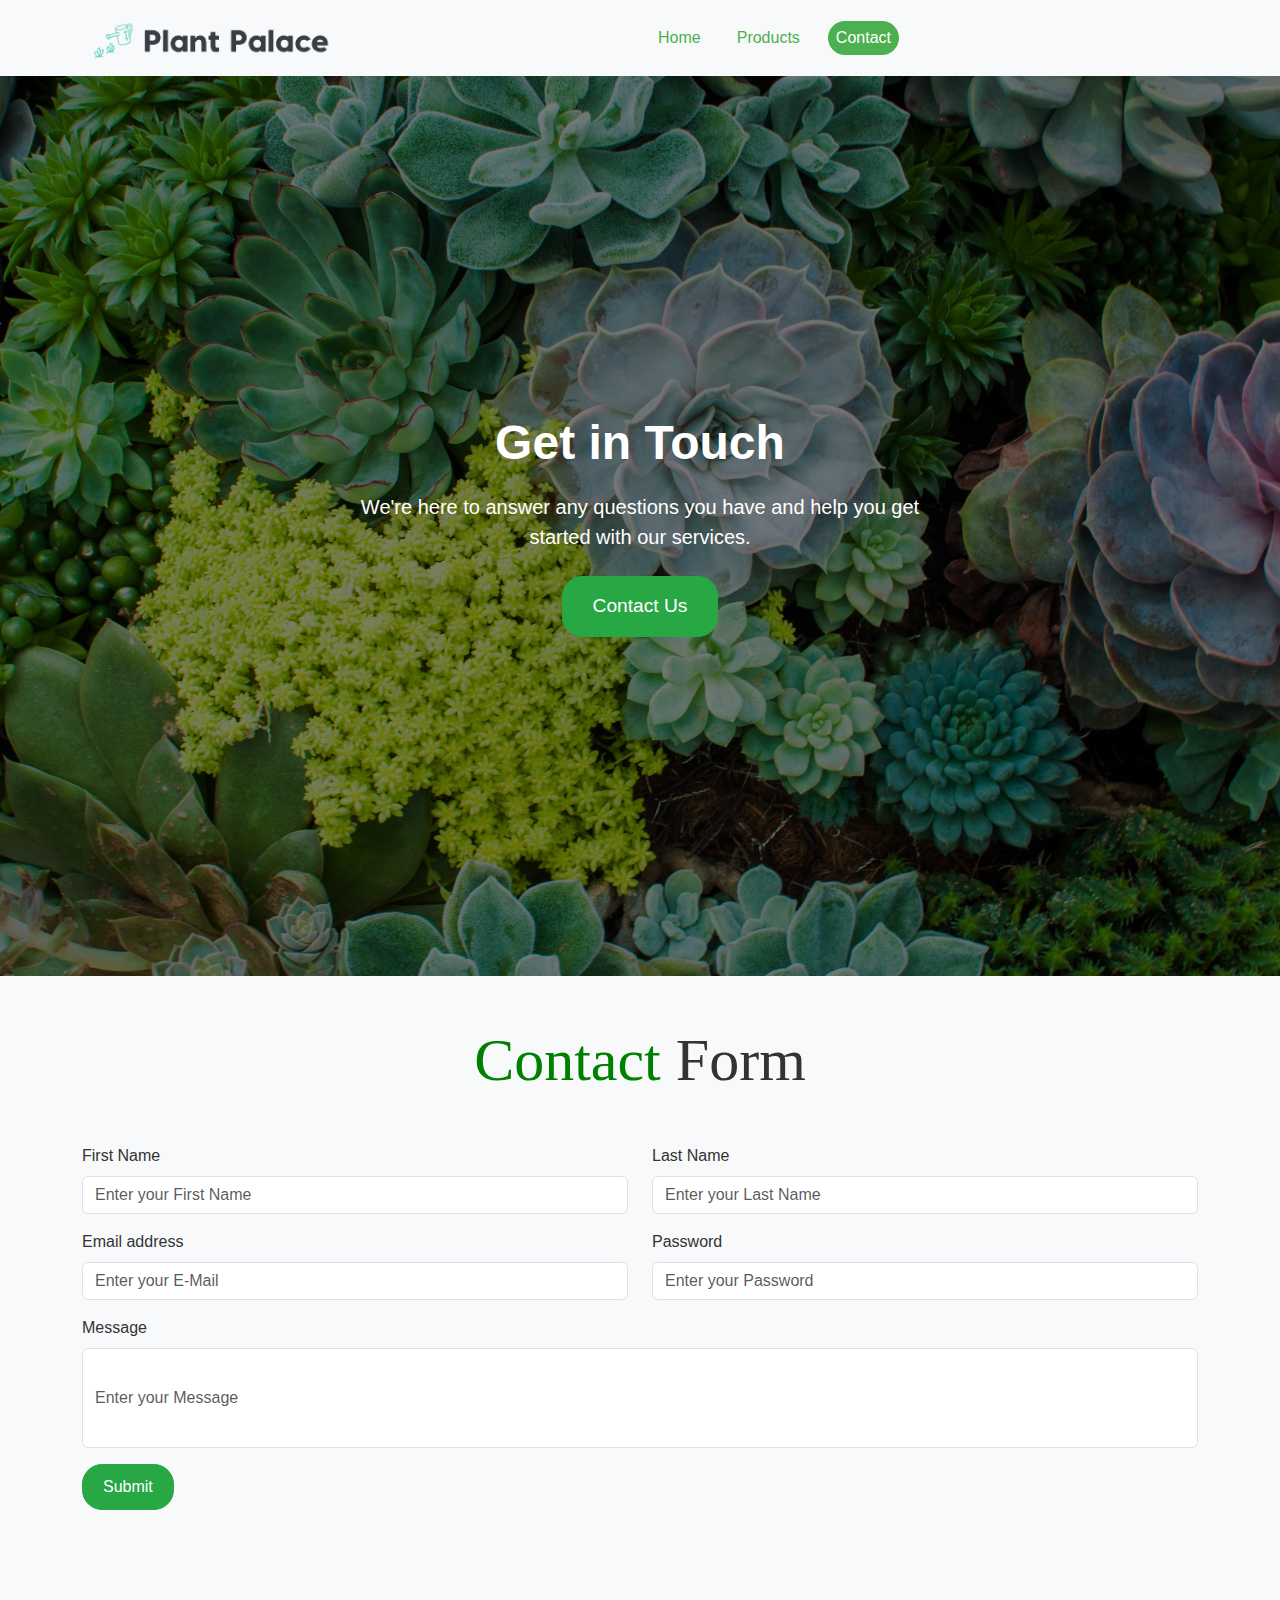
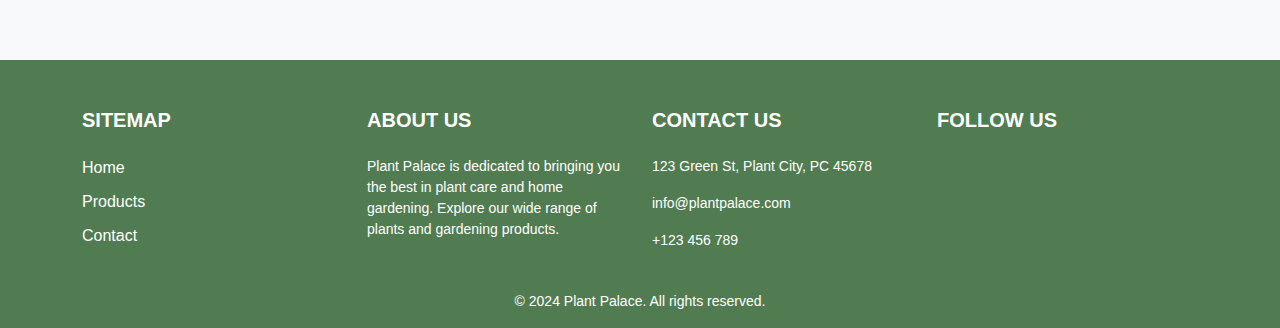
<file: contact.html>
<!DOCTYPE html>
<html lang="en">
  <head>
    <meta charset="UTF-8" />
    <meta name="viewport" content="width=device-width, initial-scale=1.0" />
    <link
      href="https://cdn.jsdelivr.net/npm/bootstrap@5.3.0/dist/css/bootstrap.min.css"
      rel="stylesheet"
    />
    <link rel="stylesheet" href="./css/shop.css" />
    <link rel="stylesheet" href="./css/index.css" />
    <link rel="stylesheet" href="./css/contact.css" />
    <title>Document</title>
  </head>
  <body>
    <div
      class="modal fade"
      id="cartModal"
      tabindex="-1"
      aria-labelledby="cartModalLabel"
      aria-hidden="true"
    >
      <div class="modal-dialog modal-dialog-scrollable">
        <div class="modal-content">
          <div class="modal-header">
            <h5 class="modal-title" id="cartModalLabel">Your Cart</h5>
            <button
              type="button"
              class="btn-close"
              data-bs-dismiss="modal"
              aria-label="Close"
            ></button>
          </div>
          <div class="modal-body">
            <div id="cart-items">
              <!-- Cart items will be dynamically inserted here -->
            </div>
            <hr />
            <div class="d-flex justify-content-between">
              <strong>Total:</strong>
              <span id="cart-total-price">$0.00</span>
            </div>
          </div>
          <div class="modal-footer">
            <button type="button" class="btn btn-primary" id="place-order-btn">Place Order</button>
          </div>
        </div>
      </div>
    </div>

     <!-- Navbar -->
     <nav class="navbar navbar-expand-lg navbar-light bg-light">
        <div class="container">
          <a class="navbar-brand" href="index.html">
            <img src="./images/Screenshot_91-removebg-preview.png" alt="Plant Palace Logo" class="img-fluid"  width="253px"/>
          </a>
          <button
            class="navbar-toggler"
            type="button"
            data-bs-toggle="collapse"
            data-bs-target="#navbarNav"
            aria-controls="navbarNav"
            aria-expanded="false"
            aria-label="Toggle navigation"
          >
            <span class="navbar-toggler-icon"></span>
          </button>
          <div class="collapse navbar-collapse" id="navbarNav">
            <ul class="navbar-nav mx-auto">
              <li class="nav-item">
                <a class="nav-link" href="./index.html">Home</a>
              </li>
              <li class="nav-item">
                <a class="nav-link" href="./shop.html">Products</a>
              </li>
              <li class="nav-item">
                <a class="nav-link active" href="contact.html">Contact</a>
              </li>
            </ul>
           
          </div>
        </div>
      </nav>
    <section class="contact-hero text-white d-flex align-items-center">
      <div class="container text-center">
        <h1 class="display-4 fw-bold">Get in Touch</h1>
        <p class="lead">
          We're here to answer any questions you have and help you get started
          with our services.
        </p>
        <a href="#contact-form" class="btn btn-success btn-lg mt-4"
          >Contact Us</a
        >
      </div>
    </section>
    <div id="alert-container" class="container mt-3"></div>

    <h1
      style="font-family: 'Times New Roman', Times, serif; font-size: 60px"
      class="text-center mt-5"
    >
      <span style="color: green">Contact</span> Form
    </h1>
    <form class="mt-5" id="contact-form" onsubmit="return false;">
      <div class="container">
        <div class="row">
          <!-- Email Input -->
          <div class="col-lg-6 mb-3">
            <label for="firstName" class="form-label">First Name</label>
            <input
              type="text"
              class="form-control"
              id="firstName"
              aria-describedby="firstName"
              placeholder="Enter your First Name"
              required
            />
          </div>
          <!-- Password Input -->
          <div class="col-lg-6 mb-3">
            <label for="lastName" class="form-label">Last Name</label>
            <input
              type="text"
              class="form-control"
              id="lastName"
              aria-describedby="lastName"
              placeholder="Enter your Last Name"
              required
            />
          </div>
        </div>
        <div class="row">
          <!-- Email Input -->
          <div class="col-lg-6 mb-3">
            <label for="exampleInputEmail1" class="form-label"
              >Email address</label
            >
            <input
              type="email"
              class="form-control"
              id="exampleInputEmail1"
              aria-describedby="emailHelp"
              placeholder="Enter your E-Mail"
              required
            />
          </div>
          <!-- Password Input -->
          <div class="col-lg-6 mb-3">
            <label for="exampleInputPassword1" class="form-label"
              >Password</label
            >
            <input
              type="password"
              class="form-control"
              id="exampleInputPassword1"
              placeholder="Enter your Password"
              required
            />
          </div>
        </div>
        <div class="col-lg-12 mb-3">
          <label for="textArea" class="form-label">Message</label>
          <input
            type="text"
            class="form-control"
            id="textArea"
            placeholder="Enter your Message"
            style="height: 100px"
            required
          />
        </div>
        <!-- Submit Button -->
        <div class="row">
          <div class="col-lg-12">
            <button type="submit" class="btn btn-success" id="submit-btn">
              Submit
            </button>
          </div>
        </div>
      </div>
    </form>
    <footer class="footer text-white pt-5 pb-3">
        <div class="container">
          <!-- Footer Top -->
          <div class="row mb-4">
            <!-- Column 1: Sitemap -->
            <div class="col-md-3">
              <h5 class="text-uppercase mb-4">Sitemap</h5>
              <ul class="list-unstyled">
                <li><a href="./index.html" class="text-white">Home</a></li>
                <li><a href="./shop.html" class="text-white">Products</a></li>
                <li><a href="contact.html" class="text-white">Contact</a></li>
              </ul>
            </div>
            <!-- Column 2: About Us -->
            <div class="col-md-3">
              <h5 class="text-uppercase mb-4">About Us</h5>
              <p>Plant Palace is dedicated to bringing you the best in plant care and home gardening. Explore our wide range of plants and gardening products.</p>
            </div>
            <!-- Column 3: Contact Information -->
            <div class="col-md-3">
              <h5 class="text-uppercase mb-4">Contact Us</h5>
              <p><i class="bi bi-house-door"></i> 123 Green St, Plant City, PC 45678</p>
              <p><i class="bi bi-envelope"></i> <a href="mailto:info@plantpalace.com" class="text-white">info@plantpalace.com</a></p>
              <p><i class="bi bi-telephone"></i> <a href="tel:+123456789" class="text-white">+123 456 789</a></p>
            </div>
            <!-- Column 4: Follow Us -->
            <div class="col-md-3">
              <h5 class="text-uppercase mb-4">Follow Us</h5>
              <a href="" class="text-white me-3"><i class="fab fa-facebook-f"></i></a>
              <a href="" class="text-white me-3"><i class="fab fa-twitter"></i></a>
              <a href="" class="text-white me-3"><i class="fab fa-instagram"></i></a>
              <a href="" class="text-white"><i class="fab fa-linkedin"></i></a>
            </div>
          </div>
          <!-- Footer Bottom -->
          <div class="row">
            <div class="col text-center">
              <p class="mb-0">© 2024 Plant Palace. All rights reserved.</p>
            </div>
          </div>
        </div>
      </footer>
      

    <script src="./js/index.js"></script>
    <script src="./js/shop.js"></script>
    <script src="https://cdn.jsdelivr.net/npm/bootstrap@5.3.0/dist/js/bootstrap.bundle.min.js"></script>
    <script>
      document
        .getElementById("submit-btn")
        .addEventListener("click", function (event) {
          event.preventDefault();

          // Clear any existing alerts
          document.getElementById("alert-container").innerHTML = "";

          // Create a new success alert
          const alertDiv = document.createElement("div");
          alertDiv.className =
            "alert alert-success alert-dismissible fade show";
          alertDiv.role = "alert";
          alertDiv.innerHTML = `
            Your message has been submitted.
            <button type="button" class="btn-close" data-bs-dismiss="alert" aria-label="Close"></button>
          `;

          // Append the alert to the alert container
          document.getElementById("alert-container").appendChild(alertDiv);

          // Clear form fields
          document.getElementById("contact-form").reset();
        });
    </script>
  </body>
</html>
</file>
<file: css/shop.css>
.product-card {
    height: 400px; /* Set the height */
    display: flex;
    flex-direction: column;
    justify-content: space-between;
    border: 1px solid #ddd;
    border-radius: 10px;
    overflow: hidden;
    background-color: #fff;
    box-shadow: 0px 4px 6px rgba(0, 0, 0, 0.1);
}

.product-image {
    width: 100%;
    height: 60%;
    object-fit: cover;
}

.product-info {
    padding: 10px;
}

.nav-tabs .nav-link {
    color: #666; /* Default text color */
}

/* Hover effect for tabs */
.nav-tabs .nav-link:hover {
    background-color: #7ad64f; /* Example hover background color */
    color: #fff; /* Example hover text color */
}

/* Active tab styling */
.nav-tabs .nav-link.active {
    background-color: #7ad64f; /* Same as hover background color */
    color: #fff; /* Same as hover text color */
}
</file>
<file: css/index.css>
body {
  font-family: "Arial", sans-serif;
  color: #333;
  background-color: #f8f9fa !important;
}

.navbar {
  background-color: #f8f9fa !important;
}

.nav-link.active {
  background-color: #4caf50;
  color: #fff !important;
  border-radius: 20px;
  padding: 5px 15px;
}

.nav-link {
  margin: 0 10px;
  padding: 5px 15px;
  border-radius: 20px;
  color: #4caf50 !important;
  transition: all 0.3s;
}

.nav-link:hover {
  background-color: #4caf50;
  color: #fff !important;
}

.hero-section h1 {
  color: #333;
}

.hero-section p {
  color: #777;
  margin-bottom: 20px;
}

.custom-card {
  border: none;
  border-radius: 15px;
  overflow: hidden;
  transition: all 0.3s ease-in-out;
}

.custom-card:hover {
  box-shadow: 0 4px 8px rgba(0, 0, 0, 0.1);
}

.custom-card img {
  border-radius: 15px;
}

.custom-card .card-body {
  text-align: center;
}
.card {
  border: none;
  border-radius: 8px;
  box-shadow: 0 4px 6px rgba(0, 0, 0, 0.1);
  overflow: hidden;
  display: flex;
  align-items: center;
  padding: 15px; /* Reduced padding */
}

.card-img-right {
  width: 120px; /* Adjusted width to match smaller height */
  height: 100%;
  object-fit: cover;
  margin-left: 20px;
  border-radius: 0 8px 8px 0;
}

.big-sale-product {
  background: linear-gradient(45deg, #f7d9d9, #f5e6e8);
  max-height: 300px; /* Set maximum height for the first card */
}

.new-category,
.new-product {
  max-height: 144px; /* Each smaller card takes up half the height of the first card */
  background: #e6f3ee; /* Example background color */
}

.card-title {
  font-size: 1.6rem; /* Slightly reduced font size */
  font-weight: bold;
  color: #2b2d42;
  margin-bottom: 5px; /* Adjusted for spacing */
}

.card-text {
  font-size: 1.1rem; /* Slightly reduced font size */
  font-weight: 300; /* Lighter font for description */
  color: #2b2d42;
  margin-bottom: 10px; /* Adjusted for spacing */
}

.price {
  font-size: 1.3rem; /* Slightly reduced font size */
  font-weight: bold;
  color: #2b2d42;
  margin-bottom: 10px; /* Adjusted for spacing */
  background: #b3b0b0;
  padding: 5px;
  border-radius: 22px;
  text-align: center;
}

.btn-outline-dark {
  color: #2b2d42;
  border-color: #2b2d42;
  border-radius: 20px; /* Rounded corners for button */
  font-weight: bold;
  padding: 8px 16px; /* Reduced padding for smaller button size */
  text-transform: uppercase; /* Convert button text to uppercase */
}

.btn-outline-dark:hover {
  background-color: #2b2d42;
  color: #fff;
}

.row.h-100 > .col-md-12 {
  height: 50%;
}

.card.h-100 {
  height: 100%;
}

.d-flex.flex-column.justify-content-between {
  text-align: left; /* Align text to the left */
  justify-content: center; /* Vertically center the content */
}

.card-title {
  margin-top: auto; /* Pushes the title to the top */
}

.card-text {
  margin-top: 10px;
  margin-bottom: auto; /* Pushes the text to be in the middle */
}

.price {
  margin-bottom: auto; /* Pushes the price to be in the middle */
}

.btn-outline-dark {
  margin-top: auto; /* Pushes the button to the bottom */
}
.products-container {
  display: flex;
  flex-wrap: wrap;
  /* justify-content: space-between; */
}

.custom-card {
  display: flex;
  flex-direction: column;
  height: 100%;
  border-radius: 10px;
  box-shadow: 0px 4px 6px rgba(0, 0, 0, 0.1);
  transition: transform 0.2s ease-in-out;
}

.custom-card:hover {
  transform: scale(1.05);
}

.card-img-top {
  border-radius: 10px 10px 0 0;
  object-fit: cover;
  height: 200px;
}

.card-body {
  flex: 1;
  display: flex;
  flex-direction: column;
  justify-content: space-between;
  text-align: center;
}

.btn-success {
  background-color: #28a745;
  border-color: #28a745;
  border-radius: 20px;
  padding: 10px 20px;
}

.custom-card .card-title {
  font-size: 1.25rem;
  margin-bottom: 0.5rem;
}

.custom-card .card-text {
  margin-bottom: 1rem;
}

.home-testimonial-bottom {
  background-color: #f8f8f8;
  transition: background 0.3s, border 0.3s, border-radius 0.3s, box-shadow 0.3s;
  position: relative;
  top: 222px;
}
.home-testimonial h3 {
  color: var(--orange);
  font-size: 14px;
  font-weight: 500;
  text-transform: uppercase;
}
.testimonial-inner {
  position: relative;
  top: -174px;
}
.testimonial-pos {
  position: relative;
  top: 24px;
}
.testimonial-inner .tour-desc {
  border-radius: 5px;
  padding: 40px;
}
.color-grey-3 {
  font-family: "Montserrat", Sans-serif;
  font-size: 14px;
  color: #6c83a2;
}
.testimonial-inner img.tm-people {
  width: 60px;
  height: 60px;
  -webkit-border-radius: 50%;
  border-radius: 50%;
  -o-object-fit: cover;
  object-fit: cover;
  max-width: none;
}
.link-name {
  font-family: "Montserrat", Sans-serif;
  font-size: 14px;
  color: #6c83a2;
}
.link-position {
  font-family: "Montserrat", Sans-serif;
  font-size: 12px;
  color: #6c83a2;
}
.feedback-form {
  position: relative;
  top: 100px;
  margin: auto;
  max-width: 600px;
  padding: 20px;
  background-color: #f8f9fa;
  border-radius: 8px;
  box-shadow: 0 4px 8px rgba(0, 0, 0, 0.1);
}

.feedback-form label {
  font-size: 1.1rem;
  font-weight: bold;
}

.feedback-form textarea {
  height: 150px;
  resize: none;
}

.feedback-form button {
  width: 100%;
  padding: 10px;
  font-size: 1.1rem;
}
.plants-importance img {
  width: 100%; /* Make the image fully responsive */
  border-radius: 20px; /* Reduce the border-radius for better responsiveness */
}

.plants-importance h2 {
  font-size: 54px; /* Default font size */
  text-align: center; /* Center the text for better readability */
  margin-top: 20px; /* Add some top margin for spacing */
}

@media (max-width: 768px) {
  .plants-importance h2 {
    font-size: 32px;
  }
}

@media (max-width: 768px) {
  .plants-importance .row {
    flex-direction: column; /* Stack the columns vertically on smaller screens */
    text-align: center;
  }

  .plants-importance .col-lg-6 {
    position: static; /* Remove the positioning on smaller screens */
    margin-top: 20px; /* Add top margin for spacing */
  }

  .plants-importance img {
    border-radius: 20px; /* Further reduce the border-radius for small screens */
  }
}
.hero-section h1 {
  font-family: "Times New Roman", Times, serif;
  text-align: left; /* Default text alignment */
}

@media (max-width: 768px) {
  .hero-section h1 {
    font-size: 32px; /* Font size for mobile screens */
    text-align: center; /* Center the text on mobile screens */
  }
}
@media (max-width: 767px) {
  .hero-section .btn-container {
    text-align: center; /* Center align button container */
  }

  .hero-section .btn-container .btn {
    display: inline-block; /* Ensure the button is treated as an inline element */
  }
}
/* Default font size for larger screens */
.heading-title {
  font-family: "Times New Roman", Times, serif;
  font-size: 60px;
}

/* Responsive font size for mobile screens */
@media (max-width: 768px) {
  .heading-title {
    font-size: 32px;
  }
}

/* General styling for the heading */
.importance-heading {
    font-family: 'Times New Roman', Times, serif;
  }
  
  /* Responsive styling */
  @media (max-width: 768px) {
    .plants-importance .row {
      text-align: center; /* Center the content on mobile */
    }
  
    .plants-importance .col-lg-6 {
      margin-bottom: 20px; /* Add some margin to separate columns on mobile */
    }
  
    .importance-heading {
      font-size: 40px; /* Font size for mobile screens */
    }
  
    .plants-importance img {
      width: 100%; /* Make the image responsive */
      height: auto; /* Maintain aspect ratio */
      border-radius: 50%; /* Ensure the border radius remains consistent */
    }
  }
  
/* Center and style heading text */
.heading-text {
  font-size: 40px; /* Font size for mobile phones */
}

/* Center the heading on mobile devices */
@media (max-width: 768px) {
  .heading-text {
    text-align: center; /* Center text */
  }
}
/* Default font size for larger screens */
.testimonial-pos h2 {
    font-family: 'Times New Roman', Times, serif;
  }
  
  /* Font size adjustment for mobile screens */
  @media (max-width: 768px) {
    .testimonial-pos h2 {
      font-size: 32px; /* Font size for mobile screens */
      text-align: center;
    }
  }
  .footer {
    background-color: #517c51;
    color: #fff;
    position: relative;
    top: 150px;
  }
  
  .footer a {
    color: #f8f9fa;
    text-decoration: none;
  }
  
  .footer a:hover {
    text-decoration: underline;
  }
  
  .footer h5 {
    font-weight: bold;
  }
  
  .footer p {
    font-size: 14px;
  }
  
  .footer .list-unstyled li {
    margin-bottom: 10px;
  }
  
  .footer .social-icons i {
    font-size: 1.5rem;
  }
  
  .footer .social-icons a {
    margin-right: 15px;
    color: #fff;
  }
  
  .footer .social-icons a:hover {
    color: #d1d1d1;
  }
</file>
<file: css/contact.css>
.contact-hero {
    background-image: url('../images/high-angle-view-of-variety-of-succulent-plants-royalty-free-image-1584462052.jpg'); /* Replace with your desired background image */
    background-size: cover;
    background-position: center;
    height: 100vh;
    position: relative;
    z-index: 1;
  }
  
  .contact-hero::before {
    content: '';
    position: absolute;
    top: 0;
    left: 0;
    right: 0;
    bottom: 0;
    background: rgba(0, 0, 0, 0.5); /* Overlay for text readability */
    z-index: -1;
  }
  
  .contact-hero h1 {
    font-size: 3rem;
    margin-bottom: 20px;
  }
  
  .contact-hero p {
    font-size: 1.25rem;
    max-width: 600px;
    margin: 0 auto;
  }
  
  .contact-hero .btn {
    padding: 15px 30px;
    font-size: 1.2rem;
  }
</file>
